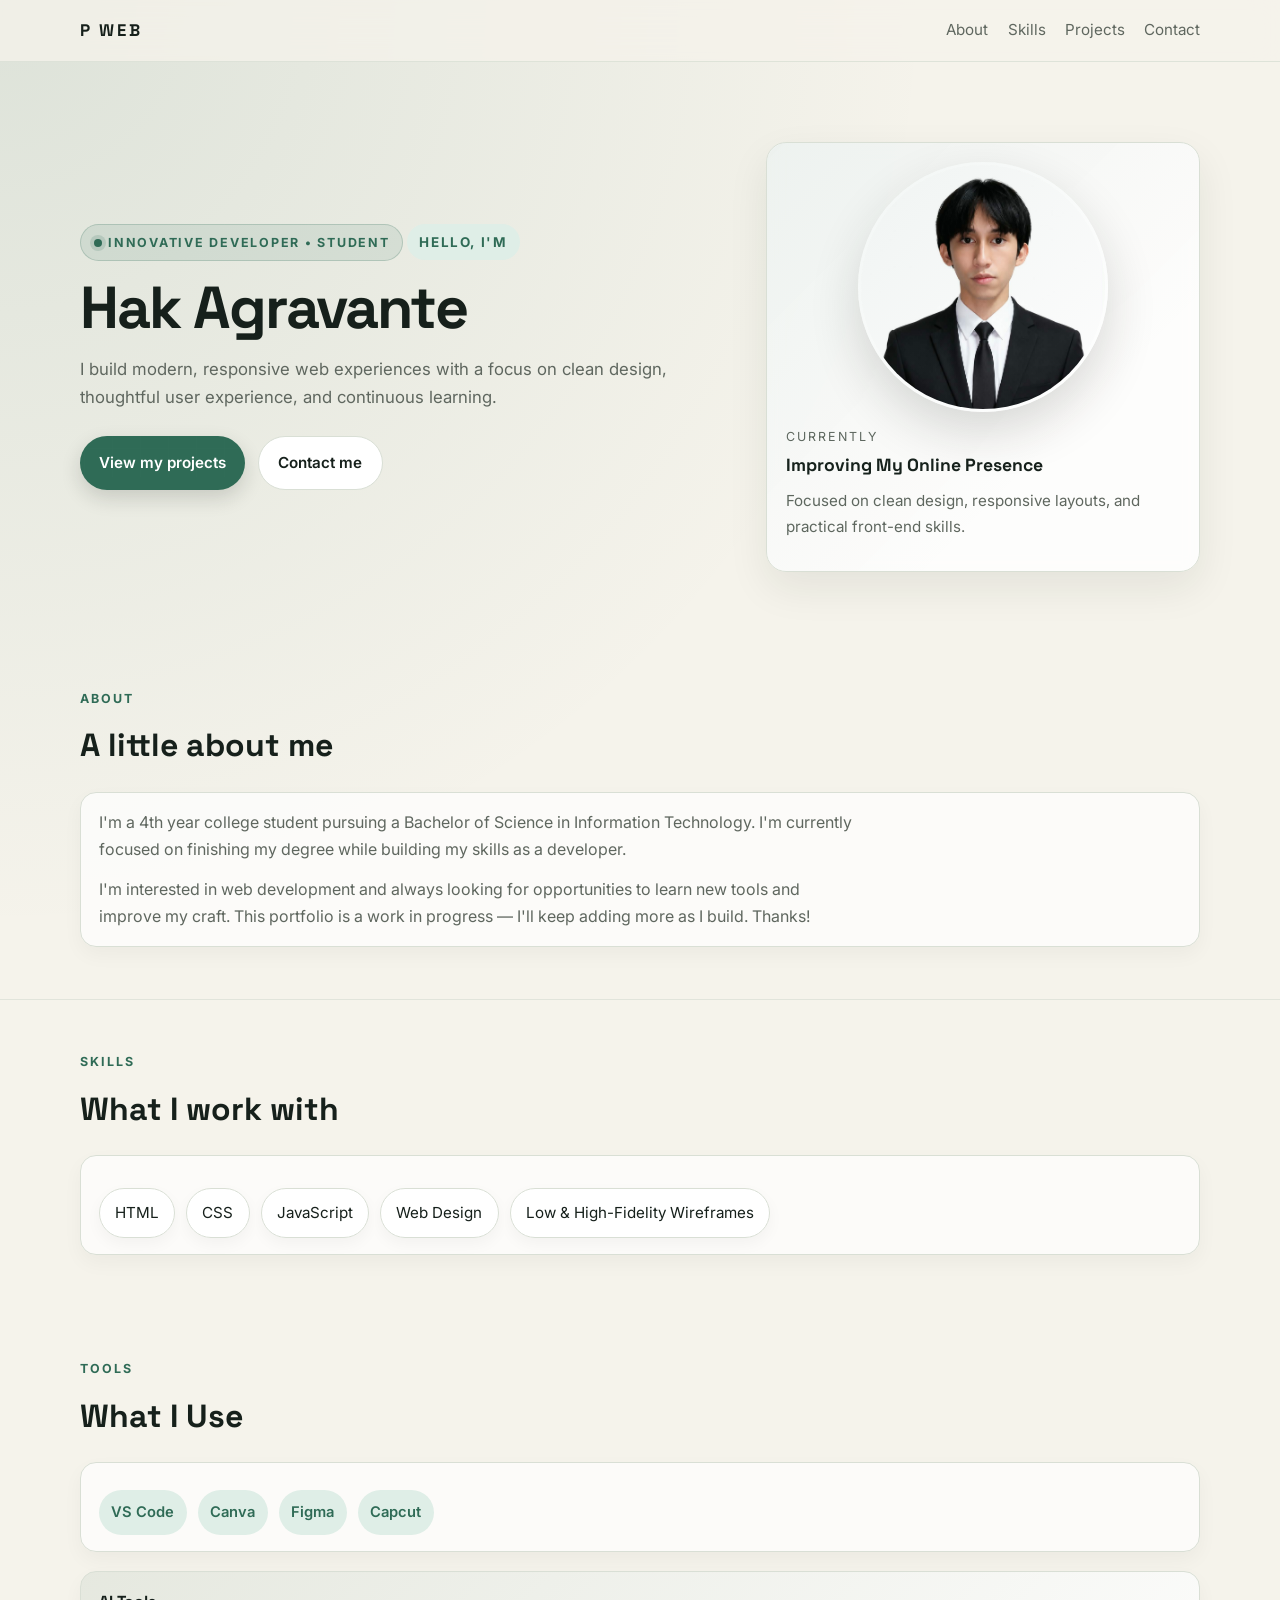
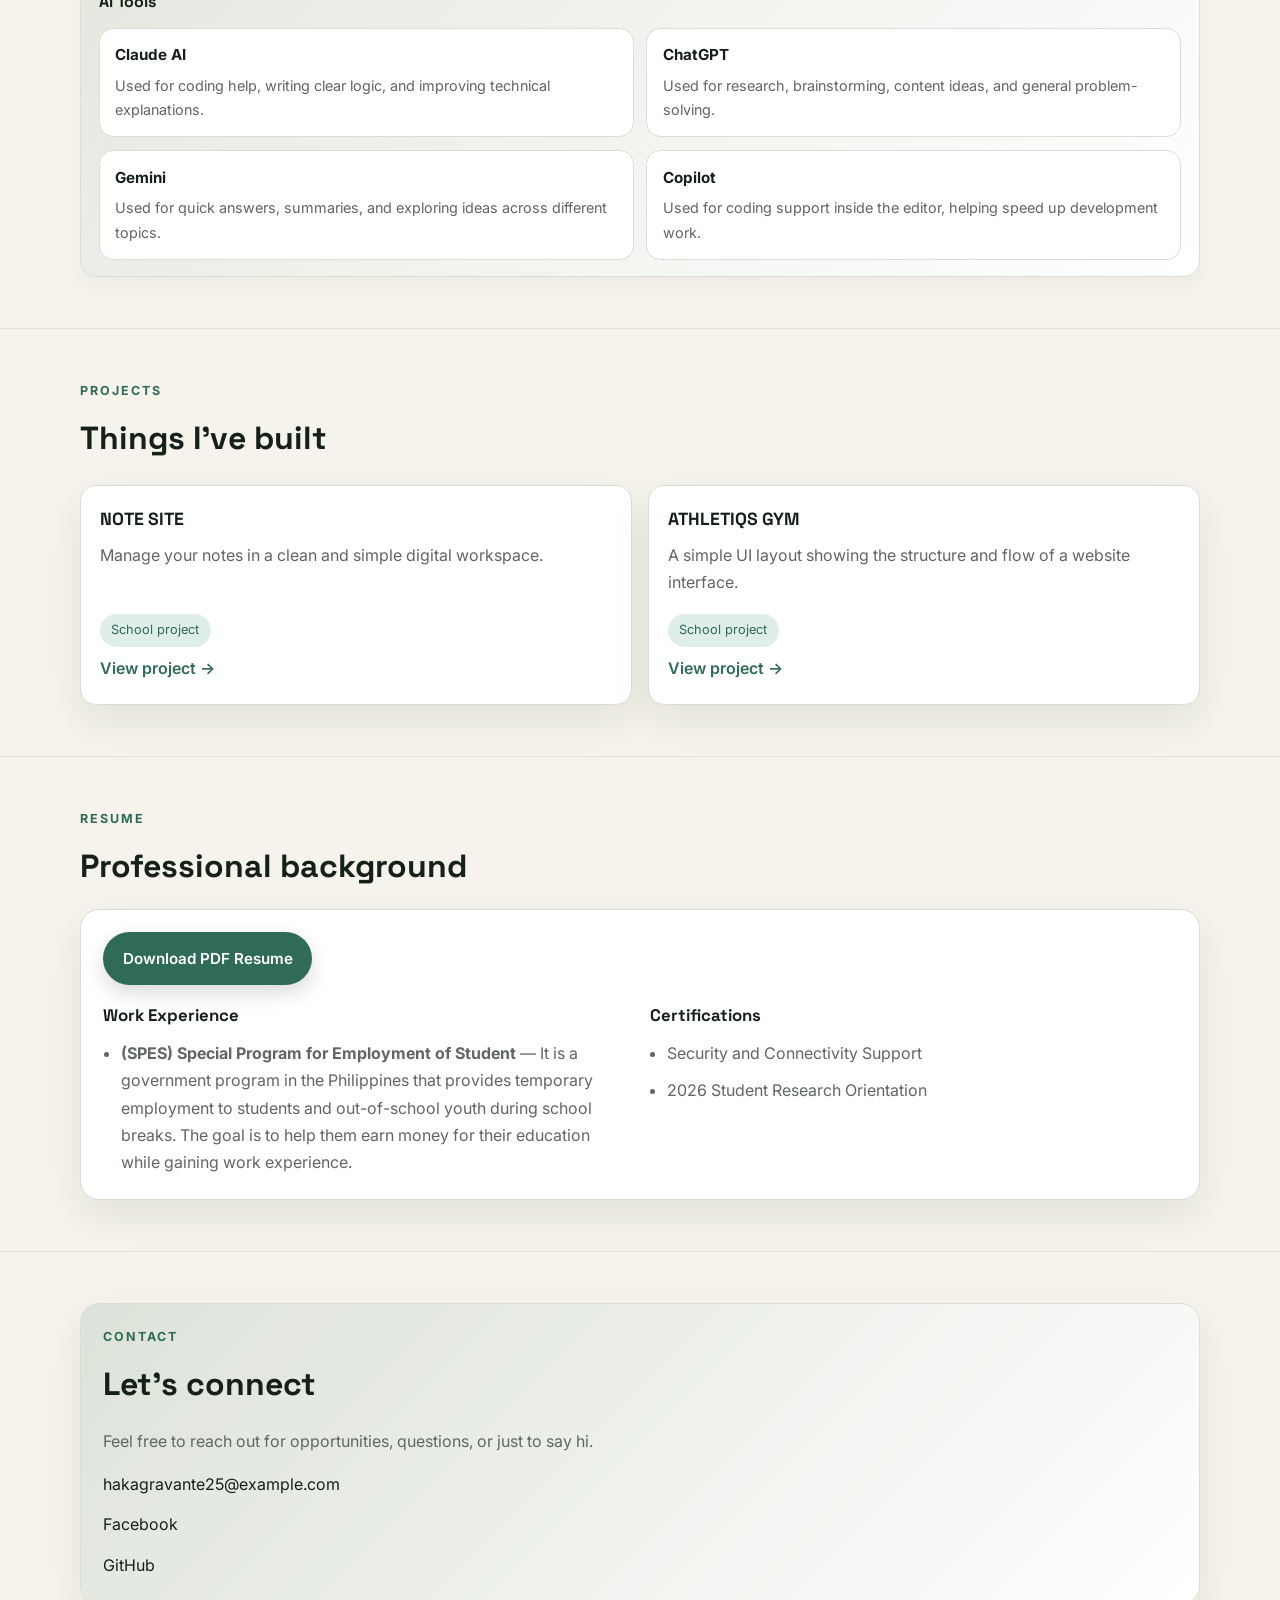
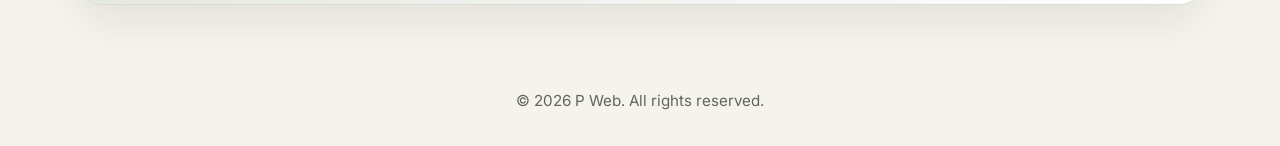
<file: index.html>
<!DOCTYPE html>
<html lang="en">
<head>
<meta charset="UTF-8">
<meta name="viewport" content="width=device-width, initial-scale=1.0">
<title>Hak Agravante — Portfolio</title>
<link rel="preconnect" href="https://fonts.googleapis.com">
<link rel="preconnect" href="https://fonts.gstatic.com" crossorigin>
<link href="https://fonts.googleapis.com/css2?family=Space+Grotesk:wght@500;600;700&family=Inter:wght@400;500;600&display=swap" rel="stylesheet">
<link rel="stylesheet" href="p.css">
</head>
<body>

<header>
  <div class="wrap">
    <nav>
      <div class="logo">P Web</div>
      <div class="nav-links">
        <a href="#about">About</a>
        <a href="#skills">Skills</a>
        <a href="#projects">Projects</a>
        <a href="#contact">Contact</a>
      </div>
    </nav>
  </div>
</header>

<section class="hero">
  <div class="wrap">
    <div class="hero-inner">
      <div class="hero-text">
        <div class="hero-badge">Innovative Developer • Student</div>
        <div class="eyebrow">Hello, I'm</div>
        <h1>Hak Agravante</h1>
        <p>I build modern, responsive web experiences with a focus on clean design, thoughtful user experience, and continuous learning.</p>
        <div class="hero-actions">
          <a href="#projects" class="btn btn-primary">View my projects</a>
          <a href="#contact" class="btn btn-secondary">Contact me</a>
        </div>
      </div>

      <div class="hero-card">
        <div class="profile-pic">
          <img src="profile.jpg" alt="Photo of Hak Agravante" onerror="this.style.display='none'; this.nextElementSibling.style.display='block';">
          <div class="placeholder-text" style="display:none;">Add your<br>profile.jpg<br>here</div>
        </div>
        <div class="mini-label">Currently</div>
        <h3>Improving My Online Presence</h3>
        <p>Focused on clean design, responsive layouts, and practical front-end skills.</p>
      </div>
    </div>
  </div>
</section>

<section class="section" id="about">
  <div class="wrap">
    <div class="section-label">About</div>
    <h2>A little about me</h2>
    <div class="tools-box">
    <div class="about-text">
      <p>I'm a 4th year college student pursuing a Bachelor of Science in Information Technology. I'm currently focused on finishing my degree while building my skills as a developer.</p>
      <p>I'm interested in web development and always looking for opportunities to learn new tools and improve my craft. This portfolio is a work in progress — I'll keep adding more as I build. Thanks!</p>
    </div>
  </div>
  </div>    
</section>

<section class="section" id="skills">
  <div class="wrap">
    <div class="section-label">Skills</div>
    <h2>What I work with</h2>
     <div class="tools-box">
    <div class="skills-grid">
      <span class="skill-pill" data-text="Structures the content of a webpage using elements and tags.">HTML</span>
      <span class="skill-pill" data-text="Styles the layout, colors, spacing, and visual design of a page.">CSS</span>
      <span class="skill-pill" data-text="Adds interactivity such as animations, forms, and dynamic behavior.">JavaScript</span>
      <span class="skill-pill" data-text="Focuses on creating clear, attractive, and user-friendly interfaces.">Web Design</span>
      <span class="skill-pill" data-text="Plans the layout flow from simple wireframes to detailed high-fidelity screens.">Low & High-Fidelity Wireframes</span>
    </div>
    </div>

    <section class="section" id="tools"></section>
     <div class="section-label">Tools</div>
    <h2>What I Use</h2>
    <div class="tools-box">
      <h3></h3>
      <div class="tools-list">
        <span class="tool-pill" data-text="Used for writing and editing code efficiently in a modern editor.">VS Code</span>
        <span class="tool-pill" data-text="Used for creating simple graphics, posters, and visual presentations.">Canva</span>
        <span class="tool-pill" data-text="Used for designing interfaces, layouts, and user experience concepts.">Figma</span>
        <span class="tool-pill" data-text="Used for editing and creating short video content and social media clips.">Capcut</span>
      </div>
    </div>

    <div class="ai-tools-box">
      <h3>AI Tools</h3>
      <div class="ai-tools-list">
        <div class="ai-tool-card">
          <h4><a href="https://claude.ai/new" target="_blank" rel="noopener">Claude AI</a></h4>
          <p>Used for coding help, writing clear logic, and improving technical explanations.</p>
        </div>
        <div class="ai-tool-card">
          <h4><a href="https://chatgpt.com/" target="_blank" rel="noopener">ChatGPT</a></h4>
          <p>Used for research, brainstorming, content ideas, and general problem-solving.</p>
        </div>
        <div class="ai-tool-card">
          <h4><a href="https://gemini.google.com/" target="_blank" rel="noopener">Gemini</a></h4>
          <p>Used for quick answers, summaries, and exploring ideas across different topics.</p>
        </div>
        <div class="ai-tool-card">
          <h4><a href="https://copilot.microsoft.com/" target="_blank" rel="noopener">Copilot</a></h4>
          <p>Used for coding support inside the editor, helping speed up development work.</p>
        </div>
      </div>
    </div>
  </div>
</section>

<section class="section" id="projects">
  <div class="wrap">
    <div class="section-label">Projects</div>
    <h2>Things I've built</h2>
    <div class="project-grid">
      <div class="project-card">
        <h3>NOTE SITE</h3>
        <p>Manage your notes in a clean and simple digital workspace.</p>
        <span class="project-tag">School project</span>
        <a href="#" class="project-link" target="_blank" rel="noopener">View project →</a>
      </div>

      <div class="project-card">
        <h3>ATHLETIQS GYM</h3>
        <p>A simple UI layout showing the structure and flow of a website interface.</p>
        <span class="project-tag">School project</span>
        <a href="https://www.canva.com/design/DAG9pxl4m0E/3YPss5ZniJlGyda3A1CGhw/view" class="project-link" target="_blank" rel="noopener">View project →</a>
      </div>
    </div>
  </div>
</section>

<section class="section" id="resume">
  <div class="wrap">
    <div class="section-label">Resume</div>
    <h2>Professional background</h2>
    <div class="resume-card">
      <div class="resume-actions">
        <a href="file:///C:/Users/hakag/Downloads/Agravante,%20Hak,%20C..pdf" class="btn btn-primary" download>Download PDF Resume</a>
      </div>

      <div class="resume-grid">
        <div>
          <h3>Work Experience</h3>
          <ul>
            <li><strong>(SPES) Special Program for Employment of Student</strong> — It is a government program in the Philippines that provides 
                temporary employment to students and out-of-school youth during school breaks. The goal is to help them earn money for their education 
                while gaining work experience.</li>
          </ul>
        </div>

        <div>
          <h3>Certifications</h3>
          <ul>
            <li><a href="file:///C:/Users/hakag/Downloads/cisco.pdf" target="_blank" rel="noopener">Security and Connectivity Support</a></li>
            <li><a href="file:///C:/Users/hakag/Downloads/research%20orientation.pdf" target="_blank" rel="noopener">2026 Student Research Orientation</a></li>
          </ul>
        </div>
      </div>
    </div>
  </div>
</section>

<section class="section contact" id="contact">
  <div class="wrap">
    <div class="contact-card">
      <div class="section-label">Contact</div>
      <h2>Let's connect</h2>
      <p>Feel free to reach out for opportunities, questions, or just to say hi.</p>
      <div class="contact-links">
        <a href="mailto:hakagravante25@example.com">hakagravante25@example.com</a>
        <a href="https://www.facebook.com/hak.agravante.14">Facebook</a>
        <a href="https://github.com/hakagravante25-rgb">GitHub</a>
      </div>
    </div>
  </div>
</section>

<footer>
  © <span id="year"></span> P Web. All rights reserved.
</footer>

<script>
  document.getElementById('year').textContent = new Date().getFullYear();

  document.querySelectorAll('.btn, .project-link, .contact-links a').forEach((link) => {
    link.addEventListener('click', () => {
      link.animate(
        [
          { transform: 'scale(1)' },
          { transform: 'scale(0.97)' },
          { transform: 'scale(1)' }
        ],
        { duration: 180, easing: 'ease-out' }
      );
    });
  });
</script>

</body>
</html>
</file>
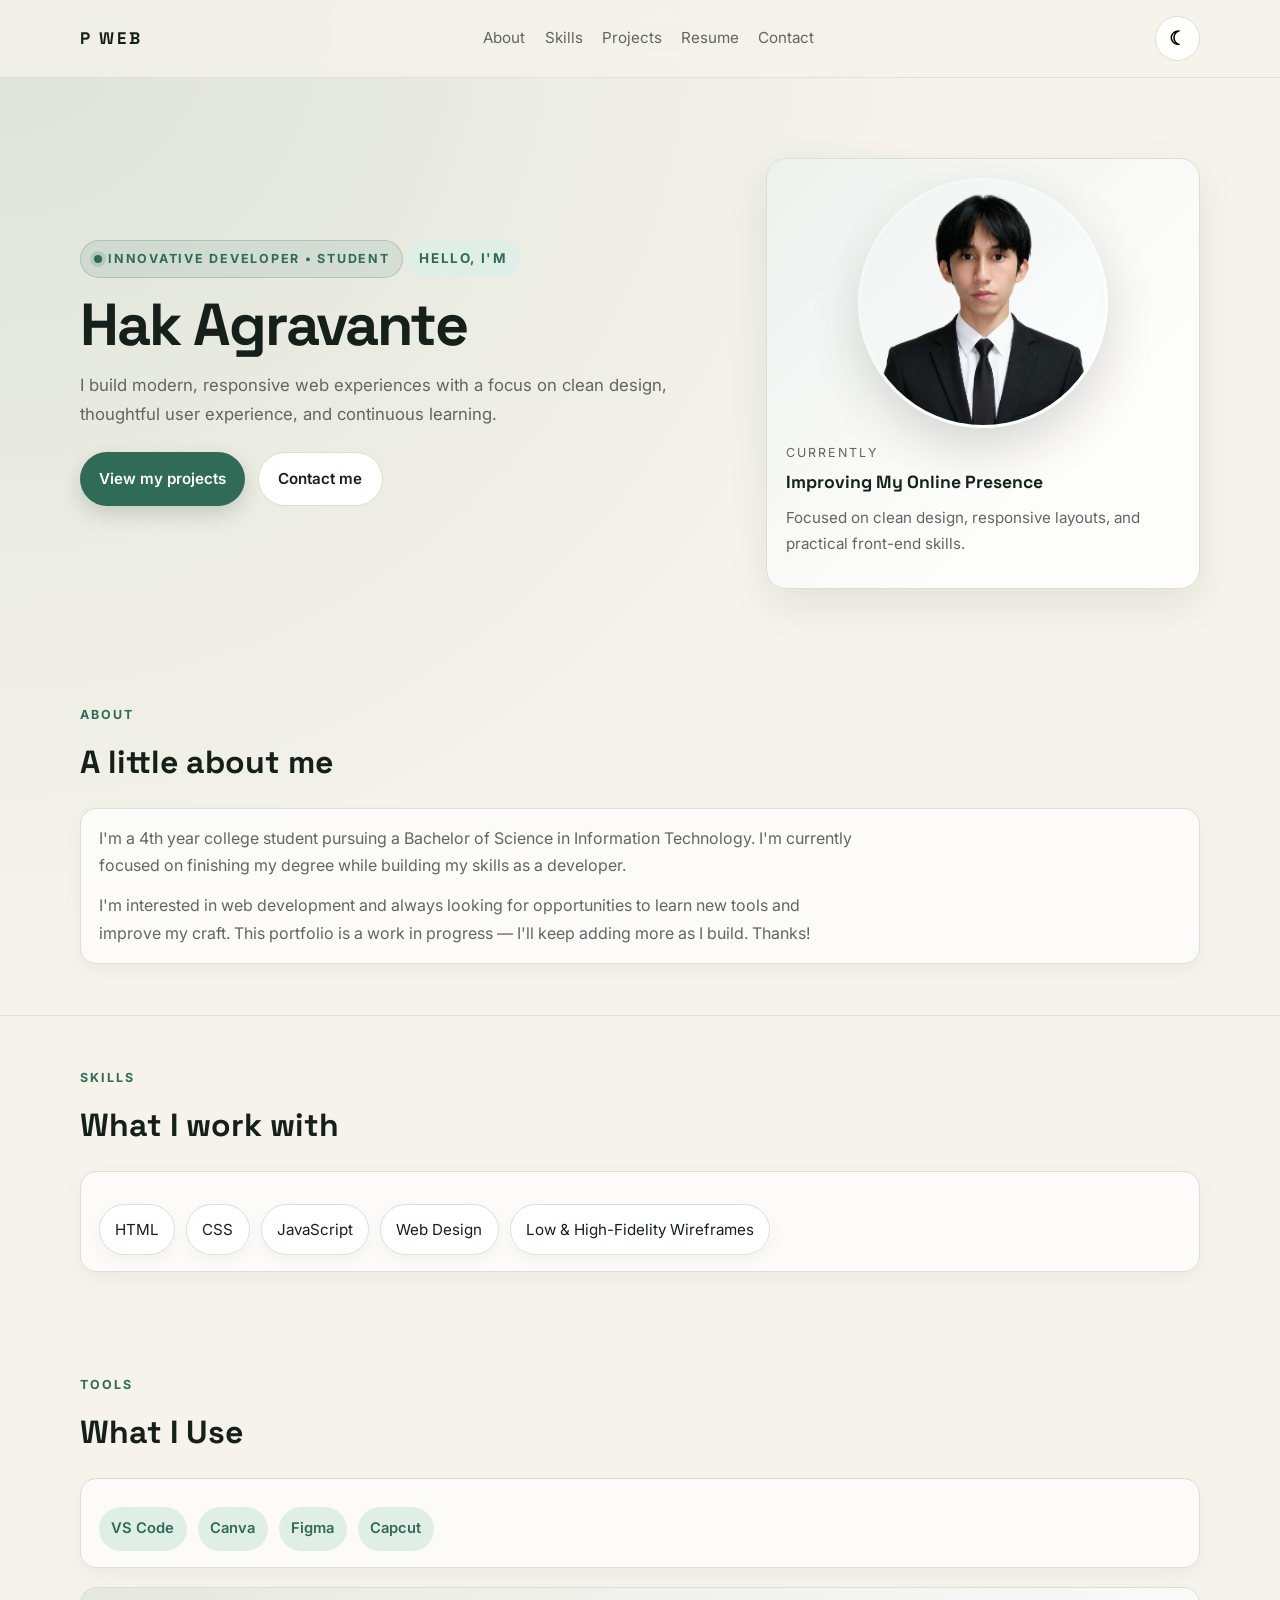
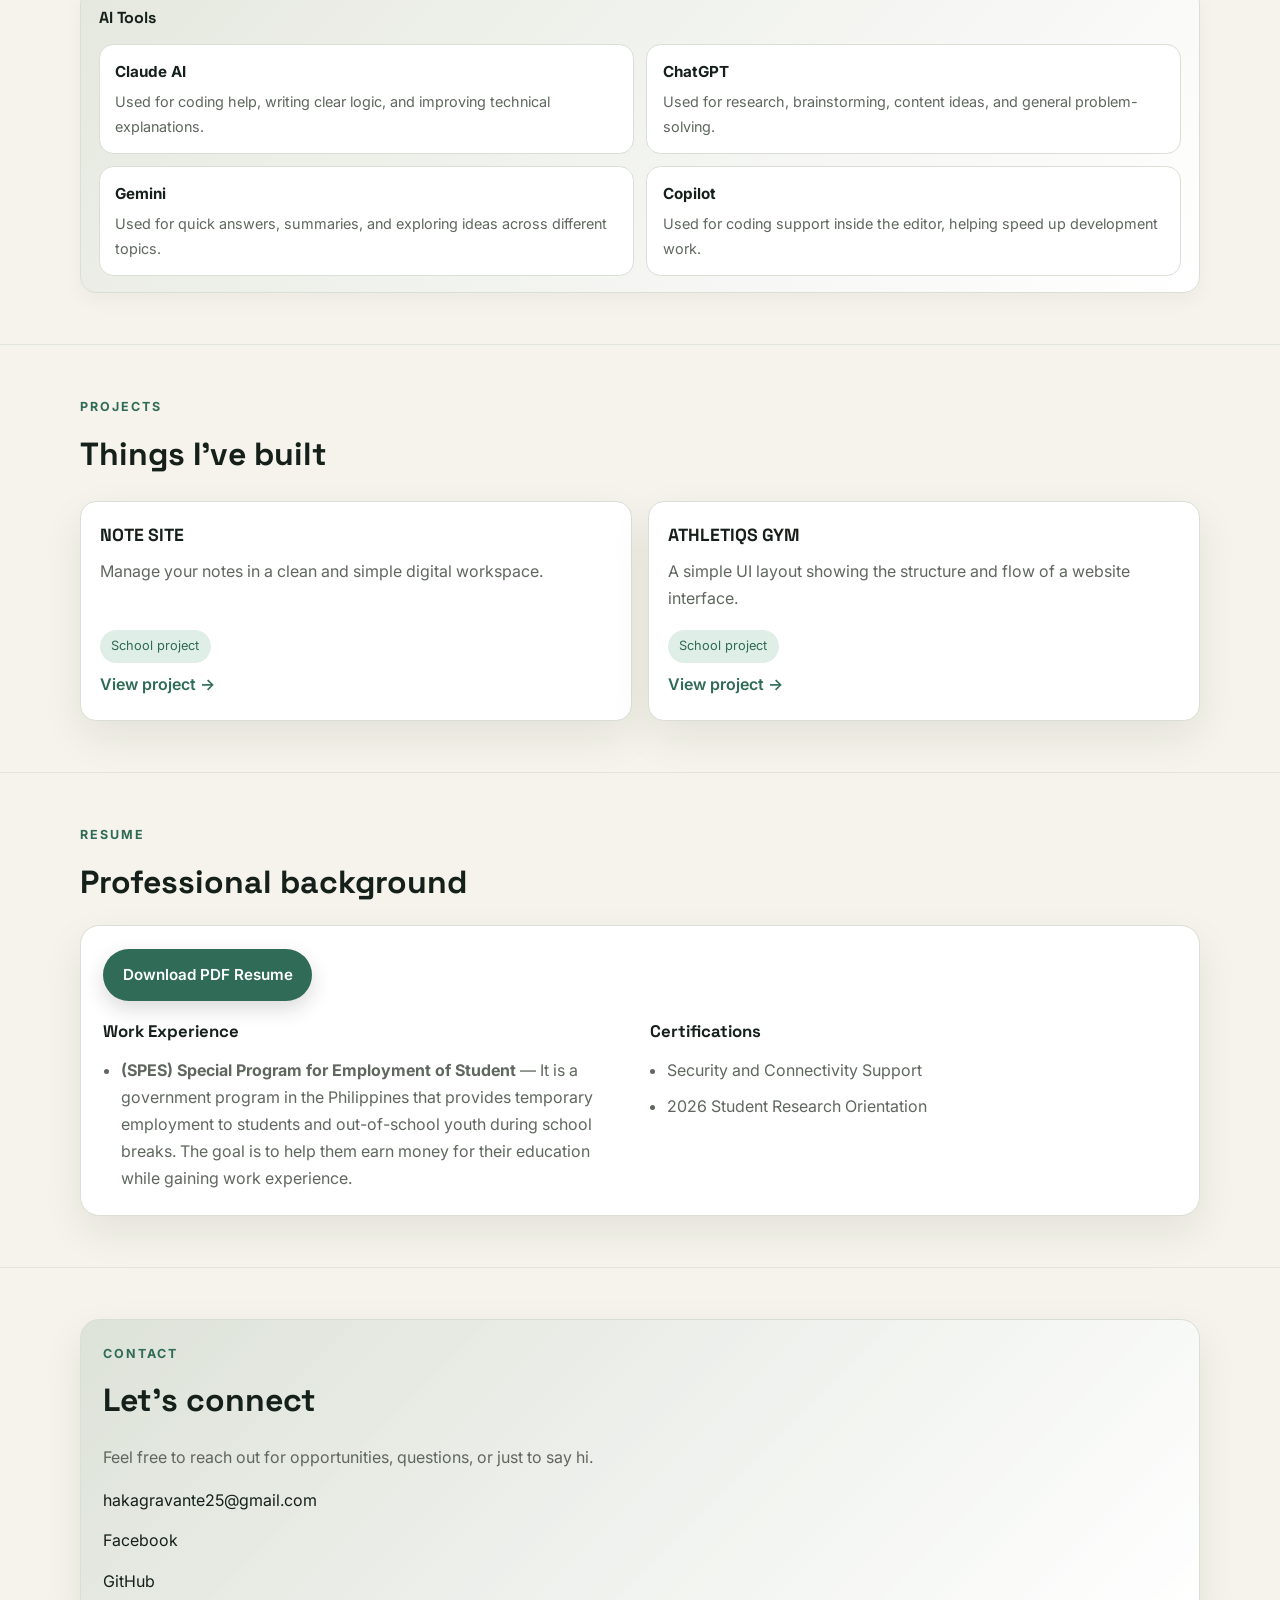
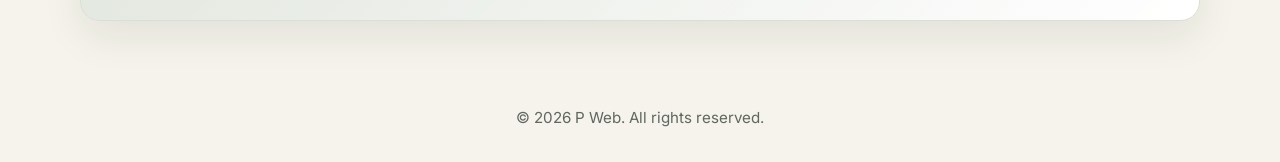
<file: p.html>
<!DOCTYPE html>
<html lang="en">
<head>
<meta charset="UTF-8">
<meta name="viewport" content="width=device-width, initial-scale=1.0">
<title>Hak Agravante — Portfolio</title>
<link rel="preconnect" href="https://fonts.googleapis.com">
<link rel="preconnect" href="https://fonts.gstatic.com" crossorigin>
<link href="https://fonts.googleapis.com/css2?family=Space+Grotesk:wght@500;600;700&family=Inter:wght@400;500;600&display=swap" rel="stylesheet">
<link rel="stylesheet" href="p.css">
</head>
<body>

<header>
  <div class="wrap">
    <nav>
      <div class="logo">P Web</div>
      <div class="nav-links">
        <a href="#about">About</a>
        <a href="#skills">Skills</a>
        <a href="#projects">Projects</a>
        <a href="#resume">Resume</a>
        <a href="#contact">Contact</a>
      </div>
      <button id="theme-toggle" class="theme-toggle" type="button" aria-label="Toggle dark mode">☾</button>
    </nav>
  </div>
</header>

<section class="hero">
  <div class="wrap">
    <div class="hero-inner">
      <div class="hero-text">
        <div class="hero-badge">Innovative Developer • Student</div>
        <div class="eyebrow">Hello, I'm</div>
        <h1>Hak Agravante</h1>
        <p>I build modern, responsive web experiences with a focus on clean design, thoughtful user experience, and continuous learning.</p>
        <div class="hero-actions">
          <a href="#projects" class="btn btn-primary">View my projects</a>
          <a href="#contact" class="btn btn-secondary">Contact me</a>
        </div>
      </div>

      <div class="hero-card">
        <div class="profile-pic">
          <img src="profile.jpg" alt="Photo of Hak Agravante" onerror="this.style.display='none'; this.nextElementSibling.style.display='block';">
          <div class="placeholder-text" style="display:none;">Add your<br>profile.jpg<br>here</div>
        </div>
        <div class="mini-label">Currently</div>
        <h3>Improving My Online Presence</h3>
        <p>Focused on clean design, responsive layouts, and practical front-end skills.</p>
      </div>
    </div>
  </div>
</section>

<section class="section" id="about">
  <div class="wrap">
    <div class="section-label">About</div>
    <h2>A little about me</h2>
    <div class="tools-box">
    <div class="about-text">
      <p>I'm a 4th year college student pursuing a Bachelor of Science in Information Technology. I'm currently focused on finishing my degree while building my skills as a developer.</p>
      <p>I'm interested in web development and always looking for opportunities to learn new tools and improve my craft. This portfolio is a work in progress — I'll keep adding more as I build. Thanks!</p>
    </div>
  </div>
  </div>    
</section>

<section class="section" id="skills">
  <div class="wrap">
    <div class="section-label">Skills</div>
    <h2>What I work with</h2>
     <div class="tools-box">
    <div class="skills-grid">
      <span class="skill-pill" data-text="Structures the content of a webpage using elements and tags.">HTML</span>
      <span class="skill-pill" data-text="Styles the layout, colors, spacing, and visual design of a page.">CSS</span>
      <span class="skill-pill" data-text="Adds interactivity such as animations, forms, and dynamic behavior.">JavaScript</span>
      <span class="skill-pill" data-text="Focuses on creating clear, attractive, and user-friendly interfaces.">Web Design</span>
      <span class="skill-pill" data-text="Plans the layout flow from simple wireframes to detailed high-fidelity screens.">Low & High-Fidelity Wireframes</span>
    </div>
    </div>

    <section class="section" id="tools"></section>
     <div class="section-label">Tools</div>
    <h2>What I Use</h2>
    <div class="tools-box">
      <h3></h3>
      <div class="tools-list">
        <span class="tool-pill" data-text="Used for writing and editing code efficiently in a modern editor.">VS Code</span>
        <span class="tool-pill" data-text="Used for creating simple graphics, posters, and visual presentations.">Canva</span>
        <span class="tool-pill" data-text="Used for designing interfaces, layouts, and user experience concepts.">Figma</span>
        <span class="tool-pill" data-text="Used for editing and creating short video content and social media clips.">Capcut</span>
      </div>
    </div>

    <div class="ai-tools-box">
      <h3>AI Tools</h3>
      <div class="ai-tools-list">
        <div class="ai-tool-card">
          <h4><a href="https://claude.ai/new" target="_blank" rel="noopener">Claude AI</a></h4>
          <p>Used for coding help, writing clear logic, and improving technical explanations.</p>
        </div>
        <div class="ai-tool-card">
          <h4><a href="https://chatgpt.com/" target="_blank" rel="noopener">ChatGPT</a></h4>
          <p>Used for research, brainstorming, content ideas, and general problem-solving.</p>
        </div>
        <div class="ai-tool-card">
          <h4><a href="https://gemini.google.com/" target="_blank" rel="noopener">Gemini</a></h4>
          <p>Used for quick answers, summaries, and exploring ideas across different topics.</p>
        </div>
        <div class="ai-tool-card">
          <h4><a href="https://copilot.microsoft.com/" target="_blank" rel="noopener">Copilot</a></h4>
          <p>Used for coding support inside the editor, helping speed up development work.</p>
        </div>
      </div>
    </div>
  </div>
</section>

<section class="section" id="projects">
  <div class="wrap">
    <div class="section-label">Projects</div>
    <h2>Things I've built</h2>
    <div class="project-grid">
      <div class="project-card">
        <h3>NOTE SITE</h3>
        <p>Manage your notes in a clean and simple digital workspace.</p>
        <span class="project-tag">School project</span>
        <a href="#" class="project-link" target="_blank" rel="noopener">View project →</a>
      </div>

      <div class="project-card">
        <h3>ATHLETIQS GYM</h3>
        <p>A simple UI layout showing the structure and flow of a website interface.</p>
        <span class="project-tag">School project</span>
        <a href="https://www.canva.com/design/DAG9pxl4m0E/3YPss5ZniJlGyda3A1CGhw/view" class="project-link" target="_blank" rel="noopener">View project →</a>
      </div>
    </div>
  </div>
</section>

<section class="section" id="resume">
  <div class="wrap">
    <div class="section-label">Resume</div>
    <h2>Professional background</h2>
    <div class="resume-card">
      <div class="resume-actions">
        <a href="resume.pdf" class="btn btn-primary" download>Download PDF Resume</a>
      </div>

      <div class="resume-grid">
        <div>
          <h3>Work Experience</h3>
          <ul>
            <li><strong>(SPES) Special Program for Employment of Student</strong> — It is a government program in the Philippines that provides 
                temporary employment to students and out-of-school youth during school breaks. The goal is to help them earn money for their education 
                while gaining work experience.</li>
          </ul>
        </div>

        <div>
          <h3>Certifications</h3>
          <ul>
            <li><a href="cisco.pdf" target="_blank" rel="noopener">Security and Connectivity Support</a></li>
            <li><a href="research-orientation.pdf" target="_blank" rel="noopener">2026 Student Research Orientation</a></li>
          </ul>
        </div>
      </div>
    </div>  
  </div>
</section>

<section class="section contact" id="contact">
  <div class="wrap">
    <div class="contact-card">
      <div class="section-label">Contact</div>
      <h2>Let's connect</h2>
      <p>Feel free to reach out for opportunities, questions, or just to say hi.</p>
      <div class="contact-links">
        <a href="mailto:hakagravante25@gmail.com">hakagravante25@gmail.com</a>
        <a href="https://www.facebook.com/hak.agravante.14">Facebook</a>
        <a href="https://github.com/hakagravante25-rgb">GitHub</a>
      </div>
    </div>
  </div>
</section>

<footer>
  © <span id="year"></span> P Web. All rights reserved.
</footer>

<script>
  const yearElement = document.getElementById('year');
  const themeToggle = document.getElementById('theme-toggle');
  const storedTheme = localStorage.getItem('theme');
  const prefersDark = window.matchMedia('(prefers-color-scheme: dark)').matches;
  const theme = storedTheme || (prefersDark ? 'dark' : 'light');

  document.documentElement.setAttribute('data-theme', theme);
  yearElement.textContent = new Date().getFullYear();

  const updateThemeToggle = () => {
    const isDark = document.documentElement.getAttribute('data-theme') === 'dark';
    themeToggle.textContent = isDark ? '☀' : '☾';
    themeToggle.setAttribute('aria-label', isDark ? 'Switch to light mode' : 'Switch to dark mode');
  };

  updateThemeToggle();

  themeToggle.addEventListener('click', () => {
    const nextTheme = document.documentElement.getAttribute('data-theme') === 'dark' ? 'light' : 'dark';
    document.documentElement.setAttribute('data-theme', nextTheme);
    localStorage.setItem('theme', nextTheme);
    updateThemeToggle();
  });

  document.querySelectorAll('.btn, .project-link, .contact-links a').forEach((link) => {
    link.addEventListener('click', () => {
      link.animate(
        [
          { transform: 'scale(1)' },
          { transform: 'scale(0.97)' },
          { transform: 'scale(1)' }
        ],
        { duration: 180, easing: 'ease-out' }
      );
    });
  });
</script>

</body>
</html>
</file>
<file: p.css>
:root {
  --bg: #f5f3eb;
  --surface: rgba(255, 255, 255, 0.82);
  --surface-strong: #ffffff;
  --panel: rgba(255, 255, 255, 0.88);
  --panel-soft: rgba(255, 255, 255, 0.72);
  --text: #16201b;
  --muted: #5f675f;
  --accent: #2f6b56;
  --accent-strong: #255541;
  --accent-soft: #dfeee7;
  --border: #d9dfd5;
  --shadow: 0 16px 40px rgba(22, 32, 27, 0.08);
}

[data-theme="dark"] {
  --bg: #09121e;
  --surface: rgba(16, 26, 40, 0.92);
  --surface-strong: #111b28;
  --panel: rgba(17, 27, 42, 0.94);
  --panel-soft: rgba(17, 27, 42, 0.82);
  --text: #eff6ff;
  --muted: #a0b7d3;
  --accent: #84b8ff;
  --accent-strong: #578dff;
  --accent-soft: rgba(132, 184, 255, 0.16);
  --border: rgba(255, 255, 255, 0.14);
  --shadow: 0 18px 36px rgba(0, 0, 0, 0.4);
  --toggle-bg: rgba(255, 255, 255, 0.96);
  --toggle-icon: #000;
}

:root {
  --toggle-bg: rgba(255, 255, 255, 0.95);
  --toggle-icon: #000;
}

* {
  box-sizing: border-box;
  margin: 0;
  padding: 0;
}

html {
  scroll-behavior: smooth;
}

body {
  font-family: 'Inter', sans-serif;
  line-height: 1.7;
  color: var(--text);
  background:
    radial-gradient(circle at top left, rgba(47, 107, 86, 0.12), transparent 26%),
    linear-gradient(135deg, var(--bg) 0%, var(--bg) 100%);
  overflow-x: hidden;
  -webkit-font-smoothing: antialiased;
  -webkit-tap-highlight-color: transparent;
}

body::before {
  content: '';
  position: fixed;
  inset: 0;
  background-image: linear-gradient(rgba(255, 255, 255, 0.04) 1px, transparent 1px),
    linear-gradient(90deg, rgba(255, 255, 255, 0.04) 1px, transparent 1px);
  background-size: 28px 28px;
  pointer-events: none;
  mask-image: linear-gradient(to bottom, rgba(0, 0, 0, 0.4), transparent 85%);
}

[data-theme="dark"] body {
  background:
    radial-gradient(circle at top left, rgba(132, 184, 255, 0.16), transparent 24%),
    linear-gradient(135deg, #0b1728 0%, var(--bg) 100%);
}

[data-theme="dark"] body::before {
  background-image: linear-gradient(rgba(255, 255, 255, 0.06) 1px, transparent 1px),
    linear-gradient(90deg, rgba(255, 255, 255, 0.06) 1px, transparent 1px);
}

a {
  color: inherit;
  text-decoration: none;
}

img {
  display: block;
  max-width: 100%;
}

.wrap {
  width: min(1120px, calc(100% - 2rem));
  margin: 0 auto;
}

header {
  position: sticky;
  top: 0;
  z-index: 50;
  backdrop-filter: blur(14px);
  background: rgba(245, 243, 235, 0.78);
  border-bottom: 1px solid rgba(217, 223, 213, 0.8);
}

nav {
  display: flex;
  justify-content: space-between;
  align-items: center;
  padding: 1rem 0;
  gap: 1rem;
  flex-wrap: wrap;
}

.logo {
  font-family: 'Space Grotesk', sans-serif;
  font-weight: 700;
  font-size: 1.05rem;
  letter-spacing: 0.16em;
  text-transform: uppercase;
}

.nav-links {
  display: flex;
  gap: 1.2rem;
  flex-wrap: wrap;
}

.theme-toggle {
  border: 1px solid var(--border);
  border-radius: 999px;
  background: var(--toggle-bg);
  color: var(--toggle-icon);
  width: 2.8rem;
  height: 2.8rem;
  display: inline-flex;
  align-items: center;
  justify-content: center;
  font-family: 'Segoe UI Symbol', 'Segoe UI', sans-serif;
  font-size: 1.2rem;
  font-weight: 700;
  cursor: pointer;
  transition: background 180ms ease, border-color 180ms ease, transform 180ms ease, color 180ms ease;
}

.theme-toggle:hover,
.theme-toggle:focus-visible {
  transform: translateY(-1px);
  border-color: var(--accent);
}

header {
  position: sticky;
  top: 0;
  z-index: 50;
  backdrop-filter: blur(14px);
  background: rgba(245, 243, 235, 0.78);
  border-bottom: 1px solid rgba(217, 223, 213, 0.8);
}

[data-theme="dark"] header {
  background: rgba(8, 15, 27, 0.86);
  border-bottom-color: rgba(255, 255, 255, 0.08);
}

.nav-links a {
  color: var(--muted);
  font-size: 0.95rem;
  transition: color 180ms ease, transform 180ms ease;
}

.nav-links a:hover {
  color: var(--text);
  transform: translateY(-1px);
}

.hero {
  padding: 5rem 0 4rem;
}

.hero-inner {
  display: grid;
  grid-template-columns: 1.2fr 0.8fr;
  gap: 2.2rem;
  align-items: center;
}

.hero-badge {
  display: inline-flex;
  align-items: center;
  gap: 0.4rem;
  padding: 0.45rem 0.8rem;
  margin-bottom: 1rem;
  background: rgba(47, 107, 86, 0.1);
  border: 1px solid rgba(47, 107, 86, 0.22);
  color: var(--accent);
  border-radius: 999px;
  font-size: 0.78rem;
  font-weight: 700;
  letter-spacing: 0.14em;
  text-transform: uppercase;
}

.hero-badge::before {
  content: '';
  width: 0.5rem;
  height: 0.5rem;
  border-radius: 50%;
  background: var(--accent);
  box-shadow: 0 0 0 4px rgba(47, 107, 86, 0.16);
}

.eyebrow {
  display: inline-flex;
  padding: 0.4rem 0.75rem;
  border-radius: 999px;
  background: var(--accent-soft);
  color: var(--accent);
  font-size: 0.84rem;
  font-weight: 700;
  text-transform: uppercase;
  letter-spacing: 0.12em;
  margin-bottom: 1rem;
}

.hero h1 {
  font-family: 'Space Grotesk', sans-serif;
  font-size: clamp(2.2rem, 5vw, 3.7rem);
  line-height: 1.04;
  letter-spacing: -0.03em;
  margin-bottom: 1rem;
}

.hero p {
  font-size: 1.05rem;
  color: var(--muted);
  max-width: 620px;
}

.hero-actions {
  display: flex;
  flex-wrap: wrap;
  gap: 0.8rem;
  margin-top: 1.5rem;
}

.btn {
  display: inline-flex;
  align-items: center;
  justify-content: center;
  border-radius: 999px;
  padding: 0.82rem 1.2rem;
  font-weight: 600;
  font-size: 0.95rem;
  transition: transform 180ms ease, box-shadow 180ms ease, background 180ms ease;
}

.btn:hover {
  transform: translateY(-2px);
}

.btn-primary {
  background: var(--accent);
  color: #fff;
  box-shadow: 0 8px 20px rgba(22, 32, 27, 0.16);
}

.btn-primary:hover {
  background: var(--accent-strong);
}

.btn-secondary {
  background: var(--surface-strong);
  border: 1px solid var(--border);
}

.btn-secondary:hover {
  border-color: var(--accent);
  box-shadow: var(--shadow);
}

.hero-card {
  position: relative;
  background: var(--surface);
  border: 1px solid var(--border);
  box-shadow: var(--shadow);
  border-radius: 1.25rem;
  padding: 1.2rem;
  backdrop-filter: blur(8px);
  overflow: hidden;
  transition: transform 220ms ease, box-shadow 220ms ease, border-color 220ms ease;
}

.hero-card:hover,
.hero-card:focus-within {
  transform: translateY(-4px) scale(1.01);
  box-shadow: 0 22px 44px rgba(22, 32, 27, 0.14);
  border-color: var(--accent);
}

.hero-card::before {
  content: '';
  position: absolute;
  inset: 0;
  background: linear-gradient(135deg, rgba(47, 107, 86, 0.08), transparent 70%);
  pointer-events: none;
}

.profile-pic {
  width: min(250px, 100%);
  aspect-ratio: 1;
  border-radius: 50%;
  overflow: hidden;
  border: 3px solid rgba(255,255,255,0.85);
  box-shadow: 0 20px 50px rgba(22, 32, 27, 0.16);
  margin-inline: auto;
  transition: transform 220ms ease, box-shadow 220ms ease;
}

.hero-card:hover .profile-pic,
.hero-card:focus-within .profile-pic {
  transform: scale(1.04);
  box-shadow: 0 24px 50px rgba(22, 32, 27, 0.2);
}

.profile-pic img {
  width: 100%;
  height: 100%;
  object-fit: cover;
}

.placeholder-text {
  display: flex;
  align-items: center;
  justify-content: center;
  width: 100%;
  height: 100%;
  padding: 1rem;
  text-align: center;
  font-size: 0.9rem;
  color: var(--accent);
  font-weight: 600;
}

.hero-card .mini-label {
  font-size: 0.78rem;
  text-transform: uppercase;
  letter-spacing: 0.16em;
  color: var(--muted);
  margin-top: 0.9rem;
}

.hero-card h3 {
  font-family: 'Space Grotesk', sans-serif;
  font-size: 1.1rem;
  margin: 0.25rem 0 0.45rem;
}

.hero-card p {
  font-size: 0.95rem;
  margin-bottom: 0.75rem;
}

.section {
  padding: 3.2rem 0;
  scroll-margin-top: 90px;
}

.section + .section {
  border-top: 1px solid rgba(217, 223, 213, 0.7);
}

.section-label {
  font-size: 0.78rem;
  font-weight: 700;
  text-transform: uppercase;
  letter-spacing: 0.16em;
  color: var(--accent);
  margin-bottom: 0.6rem;
}

.section h2 {
  font-family: 'Space Grotesk', sans-serif;
  font-size: clamp(1.45rem, 2.8vw, 2rem);
  margin-bottom: 1rem;
}

.about-text p {
  color: var(--muted);
  max-width: 760px;
}

.about-text p + p {
  margin-top: 0.8rem;
}

.skills-grid {
  display: flex;
  flex-wrap: wrap;
  gap: 0.7rem;
  margin-top: 1rem;
}

.tools-box {
  margin-top: 1.2rem;
  padding: 1rem 1.1rem;
  border: 1px solid var(--border);
  border-radius: 1rem;
  background: var(--panel-soft);
  box-shadow: 0 8px 20px rgba(22,32,27,0.04);
}

.tools-box h3 {
  font-family: 'Space Grotesk', sans-serif;
  font-size: 1rem;
  margin-bottom: 0.7rem;
}

.tools-list {
  display: flex;
  flex-wrap: wrap;
  gap: 0.65rem;
}

.tool-pill {
  position: relative;
  padding: 0.6rem 0.8rem;
  border-radius: 999px;
  background: var(--accent-soft);
  color: var(--accent);
  font-size: 0.92rem;
  font-weight: 600;
  cursor: help;
  transition: transform 180ms ease, box-shadow 180ms ease;
}

.tool-pill:hover,
.tool-pill:focus-visible {
  transform: translateY(-2px);
  box-shadow: 0 8px 16px rgba(22, 32, 27, 0.08);
}

.tool-pill::after {
  content: attr(data-text);
  position: absolute;
  left: 50%;
  bottom: calc(100% + 0.7rem);
  transform: translateX(-50%) translateY(4px);
  background: var(--text);
  color: #fff;
  padding: 0.6rem 0.75rem;
  border-radius: 0.7rem;
  font-size: 0.8rem;
  line-height: 1.4;
  white-space: nowrap;
  opacity: 0;
  pointer-events: none;
  transition: opacity 180ms ease, transform 180ms ease;
  z-index: 20;
  box-shadow: 0 12px 24px rgba(22, 32, 27, 0.16);
}

.tool-pill:hover::after,
.tool-pill:focus-visible::after {
  opacity: 1;
  transform: translateX(-50%) translateY(0);
}

.ai-tools-box {
  margin-top: 1.2rem;
  padding: 1rem 1.1rem;
  border: 1px solid var(--border);
  border-radius: 1rem;
  background: linear-gradient(135deg, rgba(47, 107, 86, 0.08), var(--surface-strong));
  box-shadow: 0 8px 20px rgba(22,32,27,0.04);
}

.ai-tools-box h3 {
  font-family: 'Space Grotesk', sans-serif;
  font-size: 1rem;
  margin-bottom: 0.8rem;
}

.ai-tools-list {
  display: grid;
  grid-template-columns: repeat(2, minmax(0, 1fr));
  gap: 0.8rem;
}

.ai-tool-card {
  padding: 0.85rem 0.95rem;
  border-radius: 0.9rem;
  background: var(--surface-strong);
  border: 1px solid var(--border);
}

.ai-tool-card h4 {
  font-size: 0.95rem;
  margin-bottom: 0.35rem;
  color: var(--text);
}

.ai-tool-card p {
  font-size: 0.9rem;
  color: var(--muted);
}

.skill-pill {
  position: relative;
  padding: 0.7rem 0.95rem;
  border-radius: 999px;
  border: 1px solid var(--border);
  background: var(--panel);
  color: var(--text);
  font-size: 0.95rem;
  box-shadow: 0 6px 16px rgba(22,32,27,0.04);
  cursor: help;
  transition: transform 180ms ease, border-color 180ms ease, box-shadow 180ms ease;
}

.skill-pill:hover,
.skill-pill:focus-visible {
  transform: translateY(-2px);
  border-color: var(--accent);
  box-shadow: 0 10px 20px rgba(22, 32, 27, 0.08);
}

.skill-pill::after {
  content: attr(data-text);
  position: absolute;
  left: 50%;
  bottom: calc(100% + 0.7rem);
  transform: translateX(-50%) translateY(4px);
  background: var(--text);
  color: #fff;
  padding: 0.6rem 0.75rem;
  border-radius: 0.7rem;
  font-size: 0.8rem;
  line-height: 1.4;
  white-space: nowrap;
  opacity: 0;
  pointer-events: none;
  transition: opacity 180ms ease, transform 180ms ease;
  z-index: 20;
  box-shadow: 0 12px 24px rgba(22, 32, 27, 0.16);
}

.skill-pill:hover::after,
.skill-pill:focus-visible::after {
  opacity: 1;
  transform: translateX(-50%) translateY(0);
}

.project-grid {
  display: grid;
  grid-template-columns: repeat(auto-fit, minmax(240px, 1fr));
  gap: 1rem;
  margin-top: 1.2rem;
}

.project-card {
  border: 1px solid var(--border);
  border-radius: 1rem;
  padding: 1.2rem;
  background: var(--surface-strong);
  box-shadow: var(--shadow);
  display: flex;
  flex-direction: column;
  min-height: 220px;
  height: 100%;
  transition: transform 180ms ease, border-color 180ms ease;
}

.project-card:hover {
  transform: translateY(-3px);
  border-color: var(--accent);
}

.project-card h3 {
  font-family: 'Space Grotesk', sans-serif;
  font-size: 1.1rem;
  margin-bottom: 0.45rem;
}

.project-card p {
  color: var(--muted);
  flex: 1;
}

.project-tag {
  display: inline-flex;
  align-self: flex-start;
  margin: 0.8rem 0 0.5rem;
  padding: 0.35rem 0.7rem;
  border-radius: 999px;
  font-size: 0.8rem;
  background: var(--accent-soft);
  color: var(--accent);
}

.project-link {
  font-weight: 600;
  color: var(--accent);
  width: fit-content;
  padding-bottom: 0.1rem;
  border-bottom: 1px solid transparent;
  transition: border-color 180ms ease;
}

.project-link:hover {
  border-color: var(--accent);
}

.resume-card {
  background: var(--surface-strong);
  border: 1px solid var(--border);
  border-radius: 1.2rem;
  padding: 1.4rem;
  box-shadow: var(--shadow);
}

.resume-actions {
  margin-bottom: 1rem;
}

.resume-grid {
  display: grid;
  grid-template-columns: repeat(2, minmax(0, 1fr));
  gap: 1.2rem;
}

.resume-grid h3 {
  font-family: 'Space Grotesk', sans-serif;
  font-size: 1.05rem;
  margin-bottom: 0.7rem;
}

.resume-grid ul {
  padding-left: 1.1rem;
  color: var(--muted);
}

.resume-grid li + li {
  margin-top: 0.6rem;
}

.contact {
  padding-bottom: 4rem;
}

.contact-card {
  background: linear-gradient(135deg, rgba(47, 107, 86, 0.12), var(--surface-strong));
  border: 1px solid var(--border);
  border-radius: 1.2rem;
  padding: 1.4rem;
  box-shadow: var(--shadow);
}

.contact p {
  color: var(--muted);
  margin-top: 0.4rem;
}

.contact-links {
  display: flex;
  flex-direction: column;
  gap: 0.65rem;
  margin-top: 1rem;
}

.contact-links a {
  width: fit-content;
  padding-bottom: 0.12rem;
  border-bottom: 1px solid transparent;
  transition: border-color 180ms ease;
}

.contact-links a:hover {
  border-color: var(--accent);
}

footer {
  padding: 1.2rem 0 2rem;
  text-align: center;
  color: var(--muted);
  font-size: 0.95rem;
}

:focus-visible {
  outline: 3px solid rgba(47, 107, 86, 0.35);
  outline-offset: 3px;
}

@media (max-width: 900px) {
  .hero-inner {
    grid-template-columns: 1fr;
  }

  .hero-text {
    text-align: center;
  }

  .hero p {
    margin: 0 auto;
  }

  .hero-actions {
    justify-content: center;
  }

  .hero-card {
    max-width: 440px;
    margin-inline: auto;
  }
}

@media (max-width: 640px) {
  html {
    font-size: 15px;
  }

  .hero-card:hover,
  .hero-card:focus-within {
    transform: none;
  }

  .hero-card:hover .profile-pic,
  .hero-card:focus-within .profile-pic {
    transform: none;
  }

  .resume-grid {
    grid-template-columns: 1fr;
  }

  nav {
    align-items: flex-start;
    flex-direction: column;
  }

  .nav-links {
    display: grid;
    grid-template-columns: repeat(2, minmax(0, 1fr));
    gap: 0.7rem 0.9rem;
    width: 100%;
  }

  .nav-links a {
    text-align: center;
    padding: 0.35rem 0.4rem;
    border-radius: 999px;
    background: var(--panel-soft);
  }

  .hero {
    padding: 3rem 0 2.5rem;
  }

  .hero h1 {
    font-size: clamp(2rem, 8vw, 2.6rem);
  }

  .hero p {
    font-size: 1rem;
  }

  .hero-actions {
    flex-direction: column;
    gap: 0.75rem;
  }

  .btn {
    width: 100%;
    padding: 0.95rem 1rem;
  }

  .hero-card {
    padding: 1rem;
    border-radius: 1rem;
  }

  .profile-pic {
    width: min(210px, 100%);
  }

  .section {
    padding: 2.4rem 0;
  }

  .skills-grid {
    gap: 0.6rem;
  }

  .skill-pill {
    flex: 1 1 calc(50% - 0.6rem);
    text-align: center;
    justify-content: center;
  }

  .ai-tools-list {
    grid-template-columns: 1fr;
  }

  .skill-pill::after {
    white-space: normal;
    width: min(220px, calc(100vw - 2rem));
    left: 50%;
    bottom: calc(100% + 0.65rem);
  }

  .project-grid {
    grid-template-columns: 1fr;
  }

  .contact-card {
    padding: 1.2rem;
  }
}

@media (max-width: 480px) {
  .wrap {
    width: min(100% - 1rem, 1120px);
  }

  .hero-badge {
    font-size: 0.72rem;
  }

  .hero h1 {
    font-size: 2rem;
    line-height: 1.06;
  }

  .section h2 {
    margin-bottom: 0.8rem;
  }
}

@media (max-width: 360px) {
  .nav-links {
    grid-template-columns: 1fr 1fr;
  }

  .hero-card h3 {
    font-size: 1rem;
  }

  .contact-links a {
    font-size: 0.95rem;
  }
}

@media (prefers-reduced-motion: reduce) {
  *, *::before, *::after {
    scroll-behavior: auto !important;
    transition: none !important;
    animation: none !important;
  }
}
</file>
